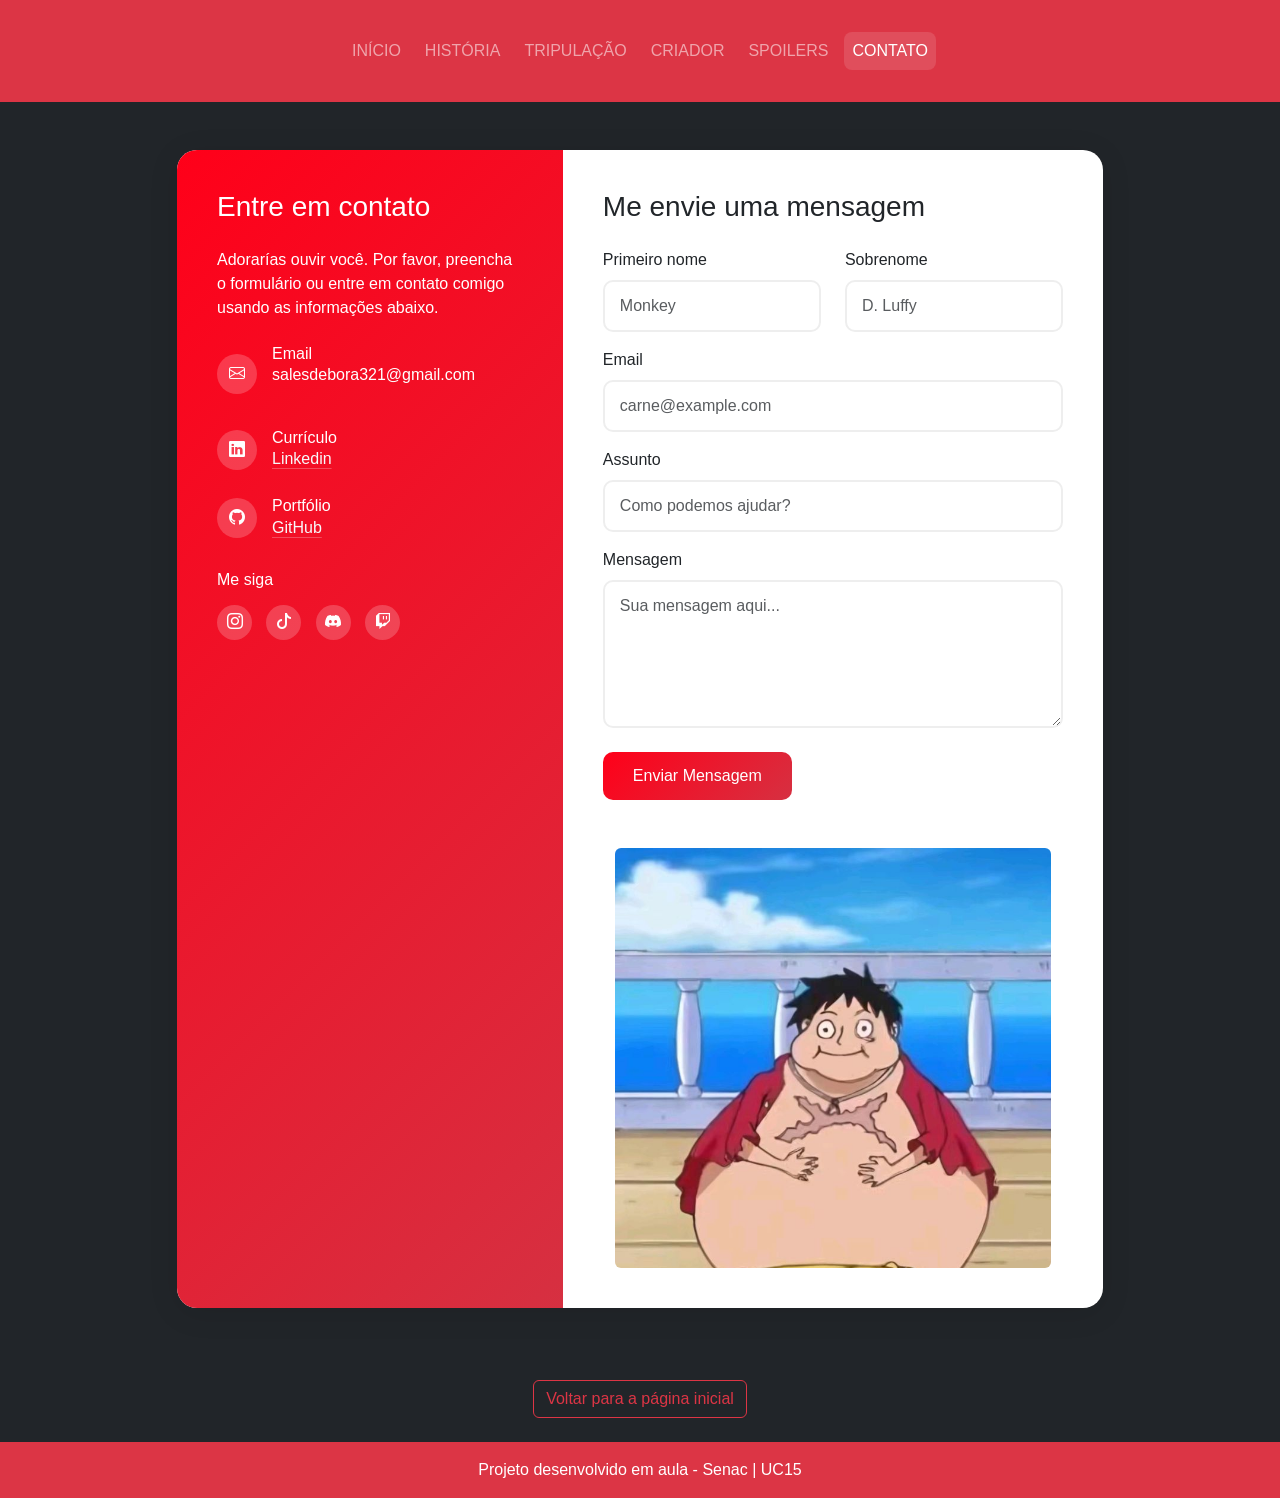
<file: contato.html>
<!DOCTYPE html>
<html lang="pt-BR">
<head>
    <meta charset="UTF-8">
    <meta name="viewport" content="width=device-width, initial-scale=1.0">
    <title>One Piece - Contato</title>
    <link href="https://cdn.jsdelivr.net/npm/bootstrap@5.3.8/dist/css/bootstrap.min.css" rel="stylesheet">
    <link rel="stylesheet" href="style.css">
    <link rel="stylesheet" href="https://cdn.jsdelivr.net/npm/bootstrap-icons@1.11.3/font/bootstrap-icons.min.css">
</head>

<body class="page-contato" class="bg-dark">
  <header class="bg-danger text-white py-4 text-uppercase ">
    <div class="container">
      <nav class="navbar navbar-expand-md navbar-dark mt-0" aria-label="Menu principal">
        <div class="container-fluid justify-content-center">
          <button
            class="navbar-toggler"
            type="button"
            data-bs-toggle="collapse"
            data-bs-target="#menuPrincipal"
            aria-controls="menuPrincipal"
            aria-expanded="false"
            aria-label="Alternar navegação">
              <span class="navbar-toggler-icon"></span>
          </button>

          <div class="collapse navbar-collapse justify-content-center" id="menuPrincipal">
            <ul class="navbar-nav gap-md-2 text-center">
              <li class="nav-item"><a class="nav-link" href="index.html">Início</a></li>
              <li class="nav-item"><a class="nav-link" href="historia.html">História</a></li>
              <li class="nav-item"><a class="nav-link" href="tripulacao.html">Tripulação</a></li>
              <li class="nav-item"><a class="nav-link" href="criador.html">Criador</a></li>
              <li class="nav-item"><a class="nav-link" href="spoilers.html">Spoilers</a></li>
              <li class="nav-item"><a class="nav-link active" href="contato.html">Contato</a></li>
            </ul>
          </div>
        </div>
      </nav>
    </div>
  </header>
  <main class="py-0">
    <div class="container py-5">
      <div class="row justify-content-center ">
        <div class="col-lg-10 ">
          <div class="contact-wrapper ">
            <div class="row g-0 ">
              <div class="col-md-5 ">
                <div class="contact-info h-100">
                  <h3 class="mb-4">Entre em contato</h3>
                  <p class="mb-4">Adorarías ouvir você. Por favor, preencha o formulário ou entre em contato comigo usando as informações abaixo.</p>

                  <div class="contact-item ">
                    <div class="contact-icon">
                      <i class="bi bi-envelope"></i>
                    </div>
                    <div>
                      <h6 class="mb-0">Email</h6>
                      <p>salesdebora321@gmail.com</p>
                    </div>
                  </div>

                  <div class="contact-item">
                    <div class="contact-icon">
                      <i class="bi bi-linkedin"></i>
                    </div>
                    <div>
                      <h6 class="mb-0">Currículo</h6>
                      <a class="link-light link-offset-2 link-underline-opacity-25 link-underline-opacity-100-hover" target="_blank" href=https://www.linkedin.com/in/d%C3%A9bora-sales-05ab82204>Linkedin</a>
                    </div>
                  </div>

                  <div class="contact-item">
                    <div class="contact-icon">
                      <i class="bi bi-github"></i>
                    </div>
                    <div>
                      <h6 class="mb-0">Portfólio</h6>
                      <a class="link-light link-offset-2 link-underline-opacity-25 link-underline-opacity-100-hover" target="_blank" href=https://github.com/Debora-Sales>GitHub</a>
                    </div>
                  </div>

                  <div class="social-links">
                    <h6 class="mb-3">Me siga</h6>
                    <a href="https://www.instagram.com/debinha_op90/" target="_blank" class="social-icon"><i class="bi bi-instagram"></i></a>
                    <a href="https://www.tiktok.com/@mushi_sama__" target="_blank" class="social-icon"><i class="bi bi-tiktok"></i></a>
                    <a href="https://discord.gg/2thMaH48gq" target="_blank" class="social-icon"><i class="bi bi-discord"></i></a>
                    <a href="https://www.twitch.tv/mushi_sama_" target="_blank" class="social-icon"><i class="bi bi-twitch"></i></a>
                  </div>
                </div>
              </div>
              
              
              <div class="col-md-7">
                <div class="contact-form">
                  <h3 class="mb-4">Me envie uma mensagem</h3>
                  <form id="my-form" action="https://formspree.io/f/mgopjqoj" method="POST">
                    <div class="row">
                      <div class="col-md-6 mb-3">
                        
                        <label class="form-label" >Primeiro nome</label>

                        <input type="text" class="form-control" name="name" placeholder="Monkey">
                      </div>
                      <div class="col-md-6 mb-3">
                        <label class="form-label" >Sobrenome</label>
                        <input type="text" class="form-control" name="lastname" placeholder="D. Luffy" required>
                      </div>
                    </div>
                    
                    <div class="mb-3">
                      <label class="form-label" >Email</label>
                      <input type="email" class="form-control" name="email" placeholder="carne@example.com" required>
                    </div>
                    
                    <div class="mb-3">
                      <label class="form-label" >Assunto</label>
                      <input type="text" class="form-control" name="subject" placeholder="Como podemos ajudar?" required>
                    </div>
                    
                    <div class="mb-4">
                      <label class="form-label" >Mensagem</label>
                      <textarea class="form-control" name="message" rows="5" placeholder="Sua mensagem aqui..." required></textarea>
                    </div>
                    
                    <button type="submit" class="btn btn-submit text-white">Enviar Mensagem</button>
                    <p id="my-form-status" class="mt-3 text-center"></p>
                  </form>

                  <div class="container mt-5">
                    <img src="imagem/luffy_gordinho.jpg" alt="Map" style="width: 100%; height: 100%; object-fit: cover;" class="img-fluid rounded hero-image">
                  </div>
                </div>
              </div>
            </div>
          </div>
        </div>
      </div>
    </div>
    <div class="d-flex justify-content-center gap-2 flex-wrap py-4 ">
        <a href="index.html" class="btn btn-outline-danger">Voltar para a página inicial</a>
    </div>
        </section>
    

    <footer class="bg-danger text-white text-center py-3">
        <p class="m-0">Projeto desenvolvido em aula - Senac | UC15</p>
    </footer>
   
  </main>
  <script>
        var form = document.getElementById("my-form"); // Verifique se seu <form> tem id="my-form"
        
        async function handleSubmit(event) {
          event.preventDefault();
          var status = document.getElementById("my-form-status"); // Verifique se tem um <p id="my-form-status"></p>
          var data = new FormData(event.target);
          
          fetch(event.target.action, {
            method: form.method,
            body: data,
            headers: {
                'Accept': 'application/json'
            }
          }).then(response => {
            if (response.ok) {
              status.innerHTML = "Obrigada! Recebi sua mensagem.";
              status.style.color = "green";
              form.reset();
            } else {
              status.innerHTML = "Ops! Houve um erro no envio.";
              status.style.color = "red";
            }
          }).catch(error => {
            status.innerHTML = "Erro de conexão.";
            status.style.color = "red";
          });
        }
        form.addEventListener("submit", handleSubmit)
  </script>
  <script src="https://cdnjs.cloudflare.com/ajax/libs/bootstrap/5.3.2/js/bootstrap.bundle.min.js"></script>
  <script src="https://cdn.jsdelivr.net/npm/bootstrap@5.3.8/dist/js/bootstrap.bundle.min.js"></script>
</body>


</html>

   
           
</body>
</html>
</file>
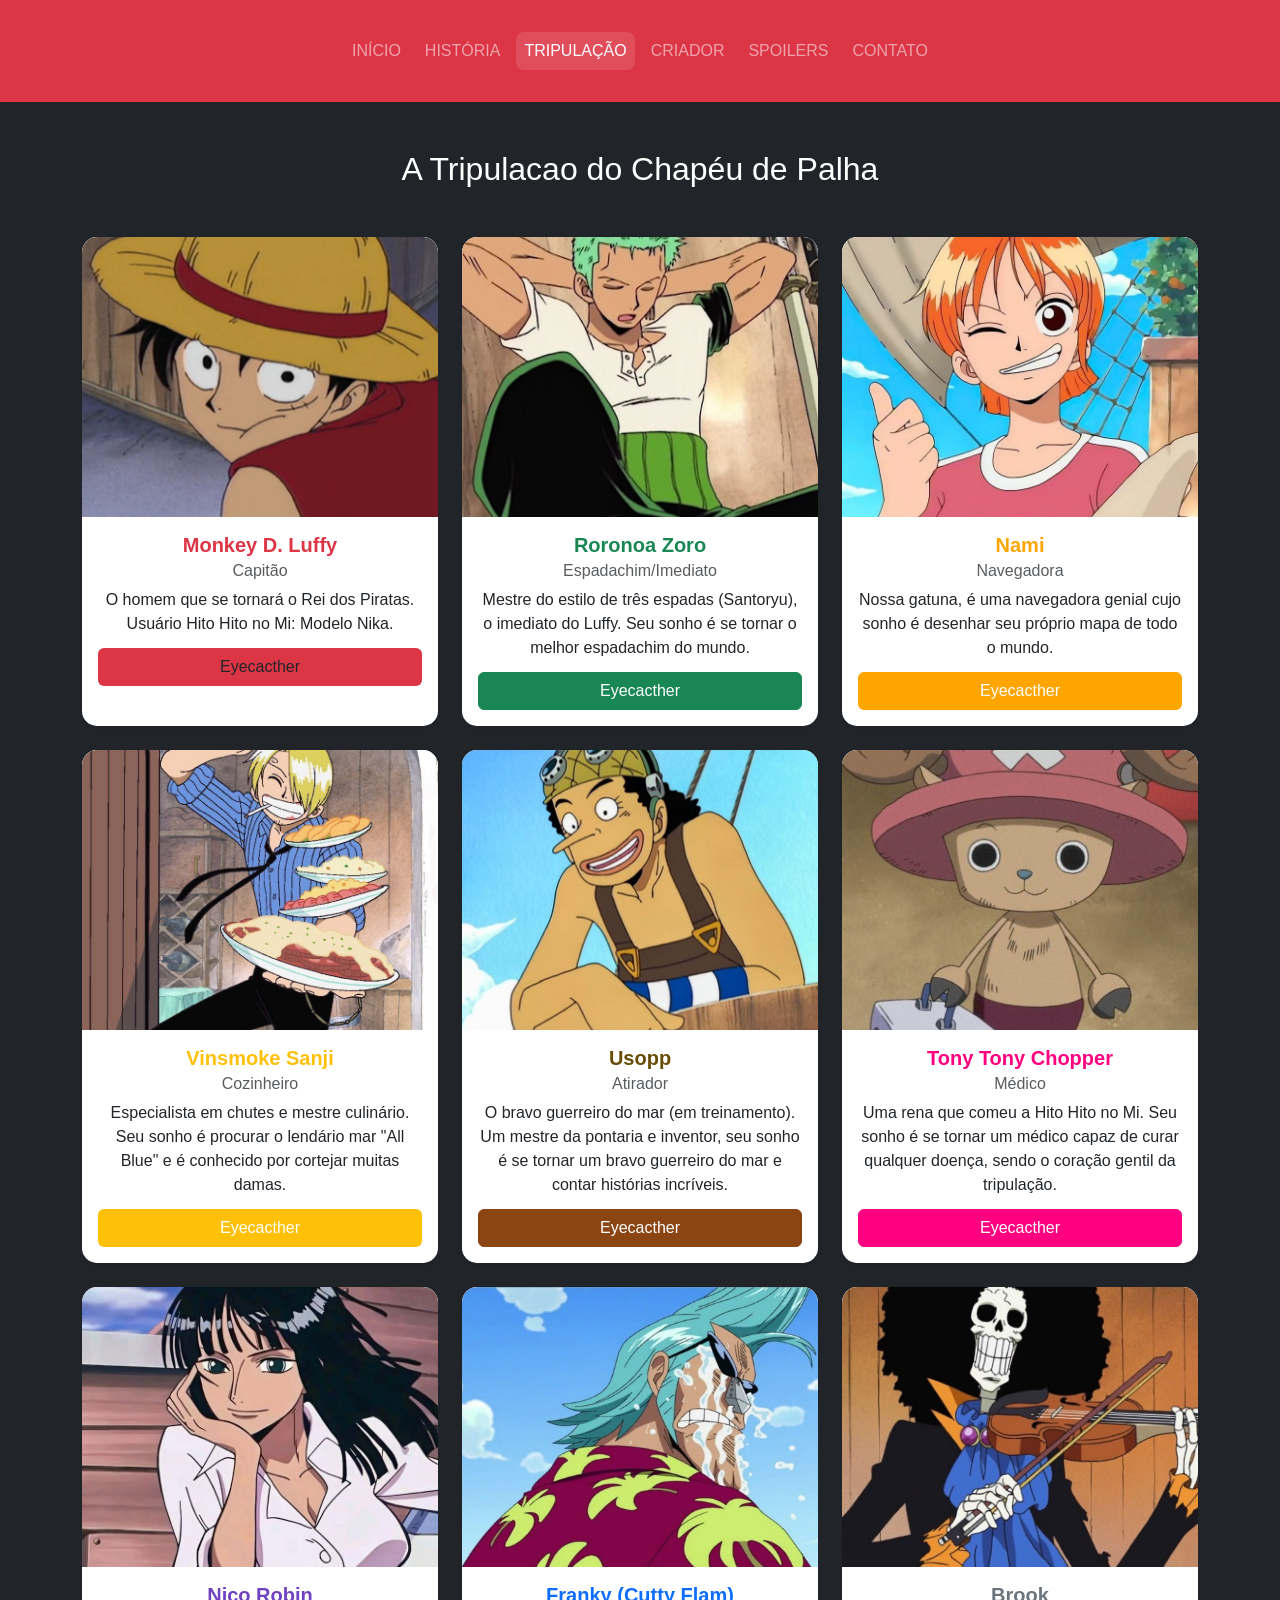
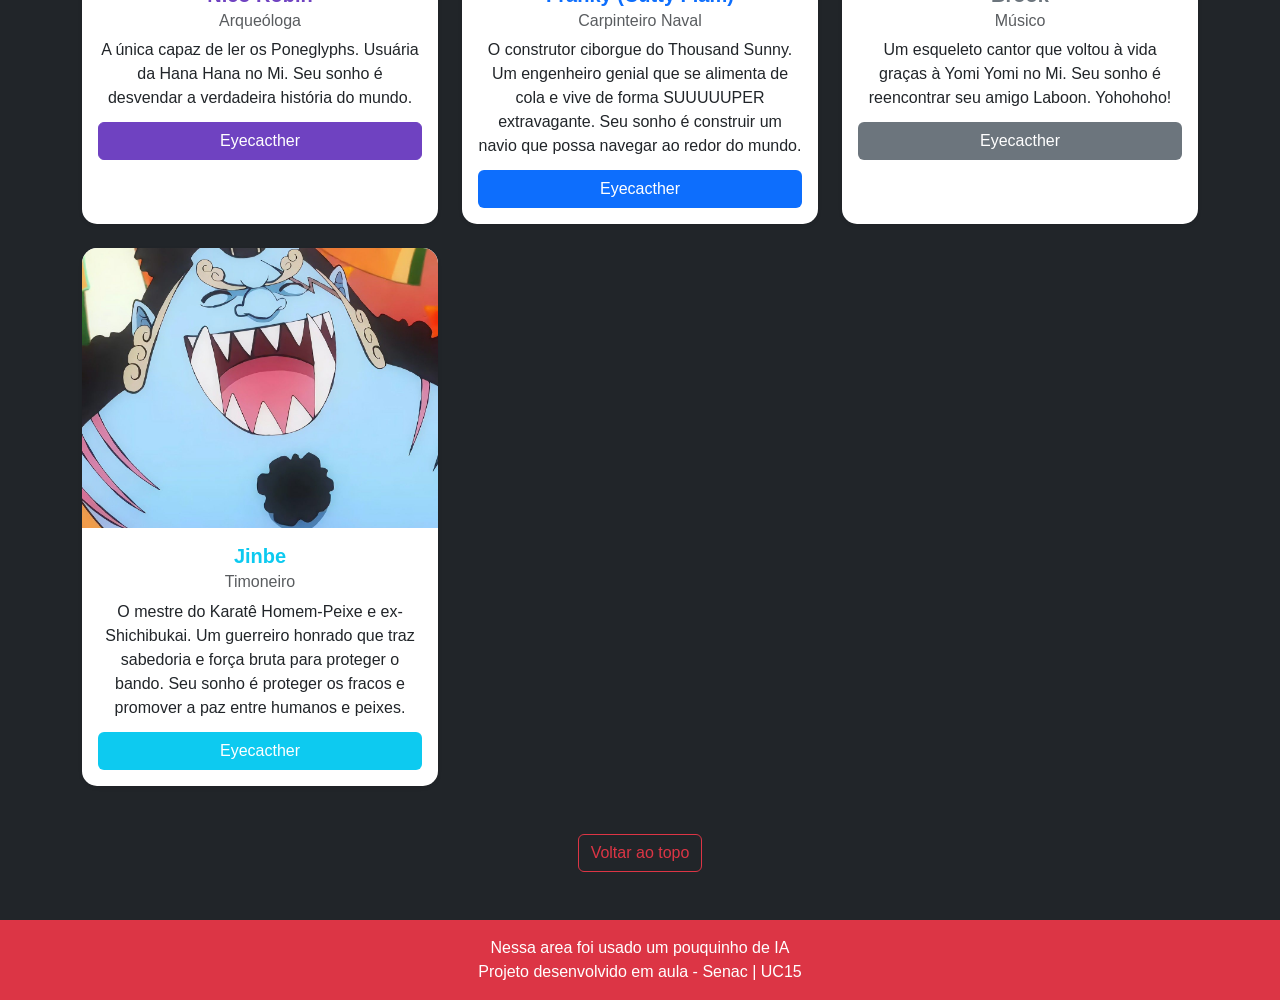
<file: tripulacao.html>
<!DOCTYPE html>
<html lang="pt-BR">
<head>
    <meta charset="UTF-8">
    <meta name="viewport" content="width=device-width, initial-scale=1.0">
    <title>One Piece - Tripulação</title>
    <link href="https://cdn.jsdelivr.net/npm/bootstrap@5.3.8/dist/css/bootstrap.min.css" rel="stylesheet">
    <link rel="stylesheet" href="style.css">
</head>
<body class="page-tripulacao bg-dark">
    <header class="bg-danger text-white py-4 text-uppercase ">
        <div class="container">
            <nav class="navbar navbar-expand-md navbar-dark mt-0" aria-label="Menu principal">
                <div class="container-fluid justify-content-center">
                    <button
                        class="navbar-toggler"
                        type="button"
                        data-bs-toggle="collapse"
                        data-bs-target="#menuPrincipal"
                        aria-controls="menuPrincipal"
                        aria-expanded="false"
                        aria-label="Alternar navegação"
                    >
                        <span class="navbar-toggler-icon"></span>
                    </button>

                    <div class="collapse navbar-collapse justify-content-center" id="menuPrincipal">
                        <ul class="navbar-nav gap-md-2 text-center">
                            <li class="nav-item"><a class="nav-link" href="index.html">Início</a></li>
                            <li class="nav-item"><a class="nav-link" href="historia.html">História</a></li>
                            <li class="nav-item"><a class="nav-link active" href="tripulacao.html">Tripulação</a></li>
                            <li class="nav-item"><a class="nav-link" href="criador.html">Criador</a></li>
                            <li class="nav-item"><a class="nav-link" href="spoilers.html">Spoilers</a></li>
                            <li class="nav-item"><a class="nav-link" href="contato.html">Contato</a></li>
                        </ul>
                    </div>
                </div>
            </nav>
        </div>
    </header>

    <main class="container py-5">
        <h2 class="text-center mb-5 text-white">A Tripulacao do Chapéu de Palha</h2>
        

        <div class="row g-4">            
            <div class="col-12 col-md-6 col-lg-4">
                <div class="card h-100 shadow-sm overflow-hidden">
        
                    <div id="media-container-luffy" class="video-wrapper">
                        <img src="imagem/Luffy.jpg" class="card-img-top" alt="Luffy">
                    </div>
                    <div class="card-body text-center">
                        <h5 class="card-title text-danger fw-bold">Monkey D. Luffy</h5>
                        <h6 class="card-subtitle mb-2 text-muted">Capitão</h6>
                        <p class="card-text">O homem que se tornará o Rei dos Piratas. Usuário Hito Hito no Mi: Modelo Nika.</p>
                        
                        <button 
                            class="btn bg-danger text btn-acao-video w-100"
                            data-personagem="luffy"
                            data-img="imagem/Luffy.jpg"
                            data-video="video/luffy.mp4">
                            Eyecacther
                        </button>
                    </div>
                </div>
            </div>
        

            <div class="col-12 col-md-6 col-lg-4">
                <div class="card h-100 shadow-sm overflow-hidden">
        
                    <div id="media-container-zoro" class="video-wrapper">
                        <img src="imagem/Zoro.jpg" class="card-img-top" alt="Zoro">
                    </div>
                    <div class="card-body text-center">
                        <h5 class="card-title text-success fw-bold">Roronoa Zoro</h5>
                        <h6 class="card-subtitle mb-2 text-muted">Espadachim/Imediato</h6>
                        <p class="card-text">Mestre do estilo de três espadas (Santoryu), o imediato do Luffy. Seu sonho é se tornar o melhor espadachim do mundo.</p>
                        
                        <button 
                            class="btn btn-success btn-acao-video w-100"
                            data-personagem="zoro"
                            data-img="imagem/Zoro.jpg"
                            data-video="video/zoro.mp4">
                            Eyecacther
                        </button>
                    </div>
                </div>
            </div>

            <div class="col-12 col-md-6 col-lg-4">
                <div class="card h-100 shadow-sm overflow-hidden">
        
                    <div id="media-container-nami" class="video-wrapper">
                        <img src="imagem/Nami.jpg" class="card-img-top" alt="Nami">
                    </div>
                    <div class="card-body text-center">
                        <h5 class="card-title fw-bold" style="color: #ffa500;">Nami</h5>
                        <h6 class="card-subtitle mb-2 text-muted">Navegadora</h6>
                        <p class="card-text">Nossa gatuna, é uma navegadora genial cujo sonho é desenhar seu próprio mapa de todo o mundo.</p>
                        
                        <button 
                            class="btn text-white btn-acao-video w-100"
                            style="background-color: #ffa500; border-color: #ffa500;"
                            data-personagem="nami"
                            data-img="imagem/Nami.jpg"
                            data-video="video/nami.mp4">
                            Eyecacther
                        </button>
                    </div>
                </div>
            </div>

            <div class="col-12 col-md-6 col-lg-4">
                <div class="card h-100 shadow-sm overflow-hidden">
        
                    <div id="media-container-sanji" class="video-wrapper">
                        <img src="imagem/Sanji.jpg" class="card-img-top" alt="Sanji">
                    </div>
                    <div class="card-body text-center">
                        <h5 class="card-title text-warning fw-bold">Vinsmoke Sanji</h5>
                        <h6 class="card-subtitle mb-2 text-muted">Cozinheiro</h6>
                        <p class="card-text">Especialista em chutes e mestre culinário. Seu sonho é procurar o lendário mar "All Blue" e é conhecido por cortejar muitas damas.</p>
                        
                        <button 
                            class="btn bg-warning text-white btn-acao-video w-100"
                            data-personagem="sanji"
                            data-img="imagem/Sanji.jpg"
                            data-video="video/sanji.mp4">
                            Eyecacther
                        </button>
                    </div>
                </div>
            </div>

            <div class="col-12 col-md-6 col-lg-4">
                <div class="card h-100 shadow-sm overflow-hidden">
        
                    <div id="media-container-usopp" class="video-wrapper">
                        <img src="imagem/Usopp.jpg" class="card-img-top" alt="Usopp">
                    </div>
                    <div class="card-body text-center">
                        <h5 class="card-title text-warning-emphasis fw-bold">Usopp</h5>
                        <h6 class="card-subtitle mb-2 text-muted">Atirador</h6>
                        <p class="card-text">O bravo guerreiro do mar (em treinamento). Um mestre da pontaria e inventor, seu sonho é se tornar um bravo guerreiro do mar e contar histórias incríveis.</p>
                        
                        <button 
                            class="btn text-white btn-acao-video w-100"
                            style="background-color: #8B4513; border-color: #8B4513;"
                            data-personagem="usopp"
                            data-img="imagem/Usopp.jpg"
                            data-video="video/usopp.mp4">
                            Eyecacther
                        </button>
                    </div>
                </div>
            </div>

            <div class="col-12 col-md-6 col-lg-4">
                <div class="card h-100 shadow-sm overflow-hidden">
        
                    <div id="media-container-chopper" class="video-wrapper">
                        <img src="imagem/Chopper.jpg" class="card-img-top" alt="Chopper">
                    </div>
                    <div class="card-body text-center">
                        <h5 class="card-title fw-bold" style="color: #ff0080;">Tony Tony Chopper</h5>
                        <h6 class="card-subtitle mb-2 text-muted">Médico</h6>
                        <p class="card-text">Uma rena que comeu a Hito Hito no Mi. Seu sonho é se tornar um médico capaz de curar qualquer doença, sendo o coração gentil da tripulação.</p>
                        
                        <button 
                            class="btn text-white btn-acao-video w-100"
                            style="background-color: #ff0080; border-color: #ff0080;"
                            data-personagem="chopper"
                            data-img="imagem/Chopper.jpg"
                            data-video="video/chopper.mp4">
                            Eyecacther
                        </button>
                    </div>
                </div>
            </div>

             <div class="col-12 col-md-6 col-lg-4">
                <div class="card h-100 shadow-sm overflow-hidden">
        
                    <div id="media-container-robin" class="video-wrapper">
                        <img src="imagem/Robin.jpg" class="card-img-top" alt="Robin">
                    </div>
                    <div class="card-body text-center">
                        <h5 class="card-title fw-bold" style="color: #6f42c1;">Nico Robin</h5>
                        <h6 class="card-subtitle mb-2 text-muted">Arqueóloga</h6>
                        <p class="card-text">A única capaz de ler os Poneglyphs. Usuária da Hana Hana no Mi. Seu sonho é desvendar a verdadeira história do mundo.</p>
                        
                        <button 
                            class="btn btn-acao-video w-100 mt-auto text-white" 
                            style="background-color: #6f42c1; border-color: #6f42c1;"
                            data-personagem="robin"
                            data-img="imagem/Robin.jpg"
                            data-video="video/robin.mp4">
                            Eyecacther
                        </button>
                    </div>
                </div>
            </div>
            
             <div class="col-12 col-md-6 col-lg-4">
                <div class="card h-100 shadow-sm overflow-hidden">
        
                    <div id="media-container-franky" class="video-wrapper">
                        <img src="imagem/Franky.jpg" class="card-img-top" alt="Franky">
                    </div>
                    <div class="card-body text-center">
                        <h5 class="card-title text-primary fw-bold">Franky (Cutty Flam)</h5>
                        <h6 class="card-subtitle mb-2 text-muted">Carpinteiro Naval</h6>
                        <p class="card-text">O construtor ciborgue do Thousand Sunny. Um engenheiro genial que se alimenta de cola e vive de forma SUUUUUPER extravagante. Seu sonho é construir um navio que possa navegar ao redor do mundo.</p>
                        
                        <button 
                            class="btn bg-primary text-white btn-acao-video w-100"
                            data-personagem="franky"
                            data-img="imagem/Franky.jpg"
                            data-video="video/franky.mp4">
                            Eyecacther
                        </button>
                    </div>
                </div>
            </div>

            <div class="col-12 col-md-6 col-lg-4">
                <div class="card h-100 shadow-sm overflow-hidden">
        
                    <div id="media-container-brook" class="video-wrapper">
                        <img src="imagem/Brook.jpg" class="card-img-top" alt="Brook">
                    </div>
                    <div class="card-body text-center">
                        <h5 class="card-title text-secondary fw-bold">Brook</h5>
                        <h6 class="card-subtitle mb-2 text-muted">Músico</h6>
                        <p class="card-text">Um esqueleto cantor que voltou à vida graças à Yomi Yomi no Mi. Seu sonho é reencontrar seu amigo Laboon. Yohohoho!</p>
                        
                        <button 
                            class="btn bg-secondary text-white btn-acao-video w-100"
                            data-personagem="brook"
                            data-img="imagem/Brook.jpg"
                            data-video="video/brook.mp4">
                            Eyecacther
                        </button>
                    </div>
                </div>
            </div>

            <div class="col-12 col-md-6 col-lg-4">
                <div class="card h-100 shadow-sm overflow-hidden">
        
                    <div id="media-container-jinbe" class="video-wrapper">
                        <img src="imagem/Jinbe.jpg" class="card-img-top" alt="Jinbe">
                    </div>
                    <div class="card-body text-center">
                        <h5 class="card-title text-info fw-bold">Jinbe</h5>
                        <h6 class="card-subtitle mb-2 text-muted">Timoneiro</h6>
                        <p class="card-text">O mestre do Karatê Homem-Peixe e ex-Shichibukai. Um guerreiro honrado que traz sabedoria e força bruta para proteger o bando. Seu sonho é proteger os fracos e promover a paz entre humanos e peixes.</p>
                        
                        <button 
                            class="btn bg-info text-white btn-acao-video w-100"
                            data-personagem="jinbe"
                            data-img="imagem/Jinbe.jpg"
                            data-video="video/jinbe.mp4">
                            Eyecacther
                        </button>
                    </div>
                </div>
            </div>


                <script>
                document.addEventListener('click', function(event) {
                    if (event.target.classList.contains('btn-acao-video')) {
                        const btn = event.target;
                        const id = btn.getAttribute('data-personagem');
                        const imgUrl = btn.getAttribute('data-img');
                        const videoUrl = btn.getAttribute('data-video');
                        const container = document.getElementById(`media-container-${id}`);

                        // Função interna para voltar à imagem (usada pelo botão e pelo final do vídeo)
                        const restaurarImagem = () => {
                            container.innerHTML = `<img src="${imgUrl}" class="card-img-top" alt="${id}">`;
                            btn.innerText = "Ver em Ação";
                            btn.classList.replace('btn-outline-dark', 'btn-danger');
                        };

                        if (container.innerHTML.includes('<img')) {
                            // 1. Cria o elemento de vídeo
                            container.innerHTML = `
                                <video class="w-100 h-100" style="object-fit: cover;" autoplay id="video-temp-${id}">
                                    <source src="${videoUrl}" type="video/mp4">
                                </video>`;
                            
                            const videoElement = document.getElementById(`video-temp-${id}`);
                            
                            // 2. Tira o mudo (já que houve clique)
                            videoElement.muted = false;

                            // 3. MÁGICA: Escuta quando o vídeo termina
                            videoElement.onended = function() {
                                restaurarImagem();
                            };

                            // Ajusta o botão
                            btn.innerText = "Voltar para Foto";
                            btn.classList.replace('btn-danger', 'btn-outline-dark');
                        } else {
                            // Se o usuário clicar no botão "Voltar" antes do vídeo acabar
                            restaurarImagem();
                        }
                    }
                });
                </script>

        </div>
        

        <section>
            <div class="d-flex justify-content-center gap-2 flex-wrap mt-5">
                <a href="tripulacao.html" class="btn btn-outline-danger">Voltar ao topo</a>
            </div>
        </section>
    </main>

    <footer class="bg-danger text-white text-center py-3">
        <p class="m-0">Nessa area foi usado um pouquinho de IA</p>
        <p class="m-0">Projeto desenvolvido em aula - Senac | UC15</p>
    </footer>

    <script src="https://cdn.jsdelivr.net/npm/bootstrap@5.3.3/dist/js/bootstrap.bundle.min.js"></script>
</body>
</html>
</file>
<file: style.css>
/*
    ESTILO GERAL DA PÁGINA

    Define a fonte principal usada no site e a cor de fundo padrão.
    Mesmo usando Bootstrap, ainda podemos personalizar a aparência com CSS próprio.
*/
body{
    font-family: Arial, sans-serif;
    background-color: #212529;
}

/*
    COMPORTAMENTO DE ROLAGEM SUAVE

    Faz a navegação ficar mais agradável quando houver links internos.
    Neste projeto, a regra é mantida como boa prática, mesmo com páginas separadas.
*/
html{
    scroll-behavior: smooth;
}

/*
    AJUSTE DA IMAGEM PRINCIPAL

    hero-image é uma classe específica da página inicial.
    img também foi incluída para garantir comportamento semelhante caso outras imagens sejam usadas.

    max-height limita a altura máxima.
    object-fit: cover ajuda a imagem a preencher bem a área sem distorcer excessivamente.
*/
.hero-image,
img{
    max-height: 420px;
    object-fit: cover;
}

/*
    COR DOS TÍTULOS H2 DENTRO DO MAIN

    Mantém boa legibilidade para os títulos das seções principais.
*/
main h2{
    color: #212529;
}

/*
    ESTILO DO TEXTO INTRODUTÓRIO

    Limita a largura do parágrafo para melhorar leitura em telas grandes.
    margin-left e margin-right automáticos centralizam o bloco.
*/
.intro-text{
    max-width: 720px;
    margin-left: auto;
    margin-right: auto;
}

/*
    ESTILO PADRÃO DOS CARDS

    transition deixa os efeitos mais suaves.
    border-radius arredonda os cantos.
*/
.card{
    transition: transform 0.3s ease, box-shadow 0.3s ease;
    border-radius: 12px;
}

/*
    EFEITO QUANDO O MOUSE PASSA SOBRE O CARD

    O card sobe levemente e recebe uma sombra mais forte.
    Isso dá sensação de destaque visual.
*/
.card:hover{
    transform: translateY(-5px);
    box-shadow: 0 8px 18px rgba(0, 0, 0, 0.12);
}

/*
    PERSONALIZAÇÃO DO BOTÃO PRINCIPAL

    Mesmo usando a classe btn-primary do Bootstrap,
    podemos reforçar a aparência com:
    - padding
    - peso da fonte
    - borda arredondada
    - transição para hover
*/
.btn-primary{
    padding: 12px 24px;
    font-weight: bold;
    border-radius: 8px;
    transition: transform 0.2s ease;
}

/*
    HOVER DO BOTÃO PRINCIPAL

    Aumenta levemente o botão ao passar o mouse.
*/
.btn-primary:hover{
    transform: scale(1.03);
}

/*
    COMPLEMENTO PARA BLOCOS COM FUNDO CLARO

    A classe bg-light vem do Bootstrap.
    Aqui adicionamos uma borda suave para melhorar a separação visual.
*/
.bg-light{
    border: 1px solid #dee2e6;
}

/*
    AJUSTE DOS PARÁGRAFOS INTERNOS DOS CARDS

    Ajuda a manter espaçamento confortável entre blocos de texto.
*/
.card-text{
    margin-bottom: 0.75rem;
}

/*
    ESTILO DA LISTA SIMPLES DA PÁGINA DE SERVIÇOS

    max-width limita a largura da lista.
    margin: 0 auto centraliza o bloco.
*/
.simple-list{
    max-width: 700px;
    margin: 0 auto;
}

/*
    ESPAÇAMENTO ENTRE ITENS DA LISTA
*/
.simple-list li{
    margin-bottom: 0.5rem;
}

/*
    AJUSTES DOS LINKS DO MENU

    Cria melhor área de clique e arredondamento nos links da navbar.
*/
.navbar .nav-link{
    border-radius: 8px;
    padding: 0.45rem 0.9rem;
}

/*
    DESTAQUE DO LINK ATIVO E HOVER NO MENU

    nav-link.active destaca a página atual.
    nav-link:hover melhora a resposta visual ao passar o mouse.
*/
.navbar .nav-link.active,
.navbar .nav-link:hover{
    background-color: rgba(255, 255, 255, 0.12);
}

/*Tripulação*/

@import url('https://fonts.googleapis.com/css?family=Muli&display=swap');

* {
  box-sizing: border-box;
}

/* Efeito de elevação apenas na página da tripulação */
.page-tripulacao .card {
    transition: transform 0.3s ease, box-shadow 0.3s ease;
    border: none;
    border-radius: 15px; /* Deixa as pontas mais arredondadas e modernas */
}

.page-tripulacao .card:hover {
    transform: translateY(-12px);
    box-shadow: 0 15px 30px rgba(0,0,0,0.3) !important;
}

/* Garante que as imagens fiquem padronizadas apenas nessa página */
.page-tripulacao .card-img-top {
    height: 280px;
    object-fit: cover;
    border-top-left-radius: 15px;
    border-top-right-radius: 15px;
}

/* Estilo do botão arredondado específico */
.page-tripulacao .btn-danger {
    border-radius: 50px;
    font-weight: bold;
    text-transform: uppercase;
    font-size: 0.8rem;
    letter-spacing: 1px;
}

.page-contato {
    .contact-wrapper {
      background: white;
      border-radius: 20px;
      overflow: hidden;
      box-shadow: 0 5px 30px rgba(0,0,0,0.1);
    }

    .contact-info {
      background: linear-gradient(135deg, #ff0019,  #D63041);
      padding: 40px;
      color: white;
    }

    .contact-item {
      display: flex;
      align-items: center;
      margin-bottom: 25px;
      transition: all 0.3s ease;
    }

    .contact-item:hover {
      transform: translateX(10px);
    }

    .contact-icon {
      width: 40px;
      height: 40px;
      background: rgba(255,255,255,0.2);
      border-radius: 50%;
      display: flex;
      align-items: center;
      justify-content: center;
      margin-right: 15px;
      
    }

    .social-links {
      margin-top: 30px;
    }

    .social-icon {
      width: 35px;
      height: 35px;
      color: #ffffff;
      background: rgba(255,255,255,0.2);
      border-radius: 50%;
      display: inline-flex;
      align-items: center;
      justify-content: center;
      margin-right: 10px;
      transition: all 0.3s ease;
    }

    .social-icon:hover {
      background: white;
      color: #D63041;
      transform: translateY(-3px);
    }

    .contact-form {
      padding: 40px;
    }

    .form-control {
      border-radius: 10px;
      padding: 12px 15px;
      border: 2px solid #eee;
      transition: all 0.3s ease;
    }

    .form-control:focus {
      border-color: #D63041;
      box-shadow: none;
    }

    .form-label {
      font-weight: 500;
      margin-bottom: 8px;
    }

    .btn-submit {
      background: linear-gradient(135deg, #ff0019, #D63041);
      border: none;
      padding: 12px 30px;
      border-radius: 10px;
      transition: all 0.3s ease;
    }

    .btn-submit:hover {
      transform: translateY(-2px);
      box-shadow: 0 5px 15px rgba(255, 0, 0, 0.3);
    }

    .map-container {
      height: 200px;
      border-radius: 10px;
      overflow: hidden;
      margin-top: 20px;
    }
}
</file>
